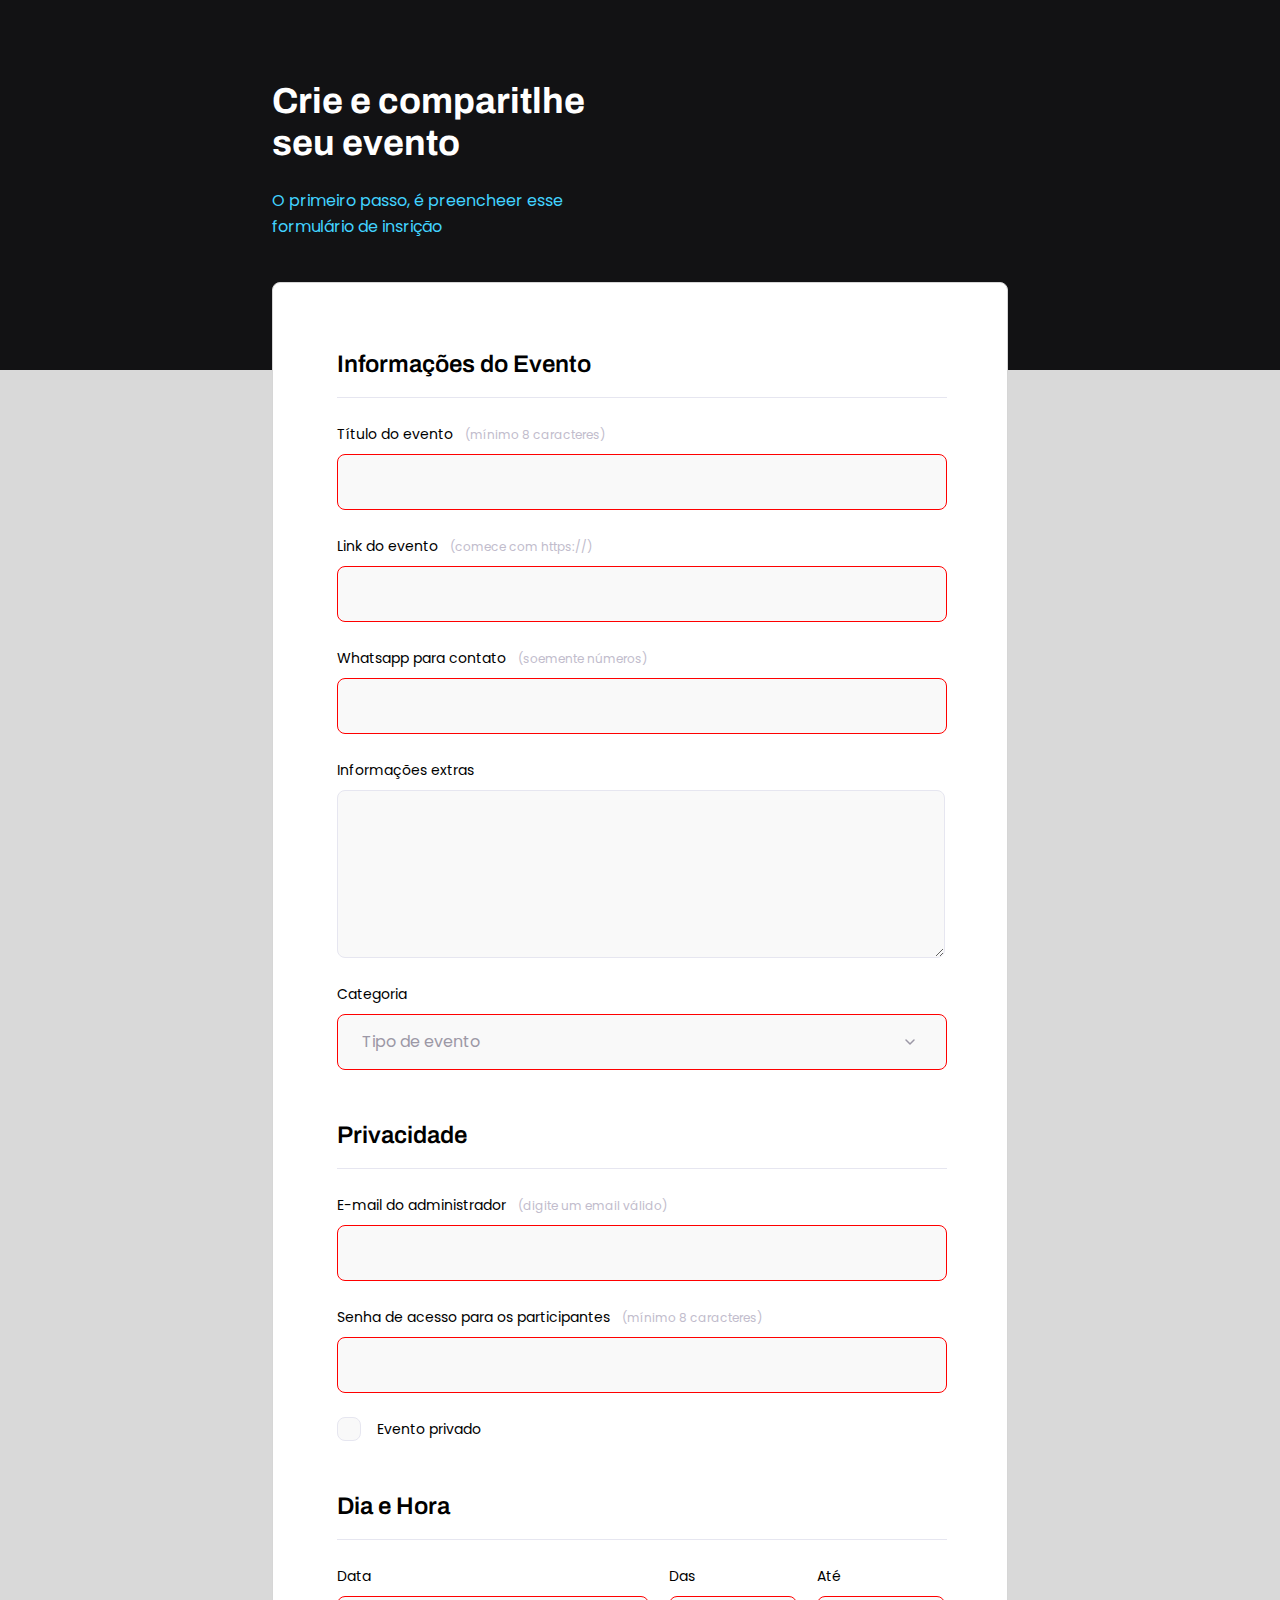
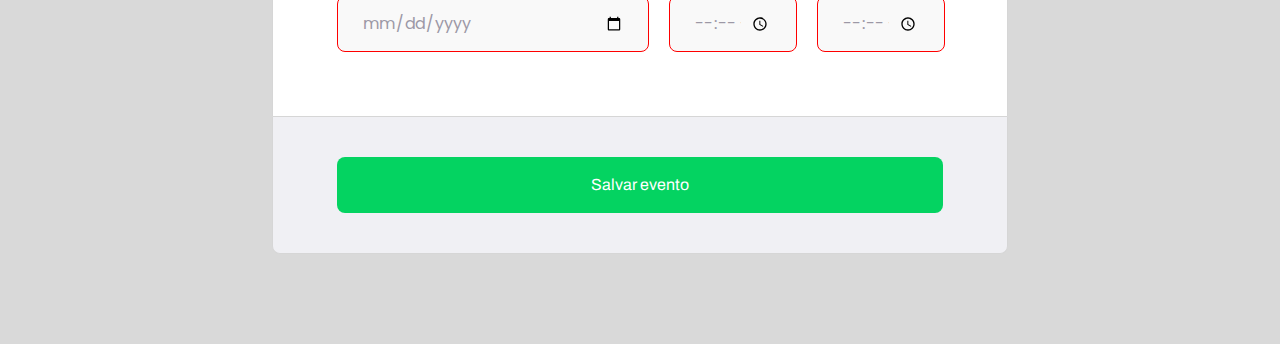
<file: Porjeto03-stage01/index.html>
<!DOCTYPE html>
<html lang="pt-br">
<head>
	<link rel="preconnect" href="https://fonts.googleapis.com">
	<link rel="preconnect" href="https://fonts.gstatic.com" crossorigin>

  <meta charset="UTF-8">
  <meta http-equiv="X-UA-Compatible" content="IE=edge">
  <meta name="viewport" content="width=device-width, initial-scale=1.0">
  <title>Document</title>

	<link href="https://fonts.googleapis.com/css2?family=Archivo:wght@600;700&family=Poppins&display=swap" rel="stylesheet">

  <link rel="stylesheet" href="./style.css">
</head>
<body>
	<div class="rectangle"></div>

	<header>
		<h1>
			Crie e comparitlhe <br> seu evento
		</h1>

		<p>
			O primeiro passo, é preencheer esse <br> formulário de insrição
		</p>
	</header>

	<form id="my-form">
		<fieldset>
			<div id="eventInfo">
				<legend>Informações do Evento</legend>

				<div class="inputWrapper">
					<label for="eventTitle">Título do evento<span>(mínimo 8 caracteres)</span></label>
					<input id="eventTitle" minlength="8" type="textLabel" required>
				</div>		

				<div class="inputWrapper">
					<label for="eventLink">Link do evento<span>(comece com https://)</span></label>
					<input id="eventLink" type="url"  pattern="https?://.+" title="Include http://" required>
				</div>

				<div class="inputWrapper">
					<label for="whatsapp">Whatsapp para contato<span>(soemente números)</span></label>
					<input id="whatsapp" type="tel" pattern="(?=.*[0-9]).{2}([9+])(?=.*[0-9]).{8}" required>
				</div>

				<div class="inputWrapper">
					<label for="eventTitle">Informações extras</label>
					<textarea name="extraInfo"></textarea>
				</div>

				<div class="inputWrapper">
					<label for="category">Categoria</label>
					<select id="category" required>
						<option class="placeHolder" value="" disabled selected>Tipo de evento</option>
						<option class="options" value="party">Festa</option>
						<option class="options" value="picnic">Piquinique</option>
						<option class="options" value="tour">Passeio</option>
						<option class="options" value="music-show">Show de música</option>
						<option class="options" value="mentorship">Mentoria</option>
					</select>
				</div>

			</div>

			<div id="privacy">
				<legend>Privacidade</legend>

				<div class="inputWrapper">
					<label for="adminE-mail">E-mail do administrador<span>(digite um email válido)</span></label>
					<input id="adminE-mail" type="email" pattern="[a-z0-9._%+-]+@[a-z0-9.-]+\.[a-z]{2,}$" required>
				</div>

				<div class="inputWrapper">
					<label for="eventPassword">Senha de acesso para os participantes<span>(mínimo 8 caracteres)</span></label>
					<input id="eventPassword" minlength="8" type="password" required>
				</div>


				<div id="checkboxWrapper">
					<input  type="checkbox"  id="privCheckbox" required>
					<label id="privCheckboxLabel" for="checkbox">Evento privado</label>
				</div>
			</div>

			<div id="dayAndTime">
				<legend>Dia e Hora</legend>
				<div id="dayAndTimeWrapper">
					<div class="inputWrapper">
						<label for="day">Data</label>
						<input id="day" type="date" required >
					</div>
					
					<div class="inputWrapper">
						<label for="begin">Das</label>
						<input id="begin" type="time" required>
					</div>

					<div class="inputWrapper">
						<label for="end">Até</label>
						<input id="end" type="time" required>
					</div>
				</div>
			</div>
		</fieldset>
	</form>

	<footer>
		<input id="submit" form="my-form" type="submit" value="Salvar evento">
	</footer>

</body>
</html>
</file>
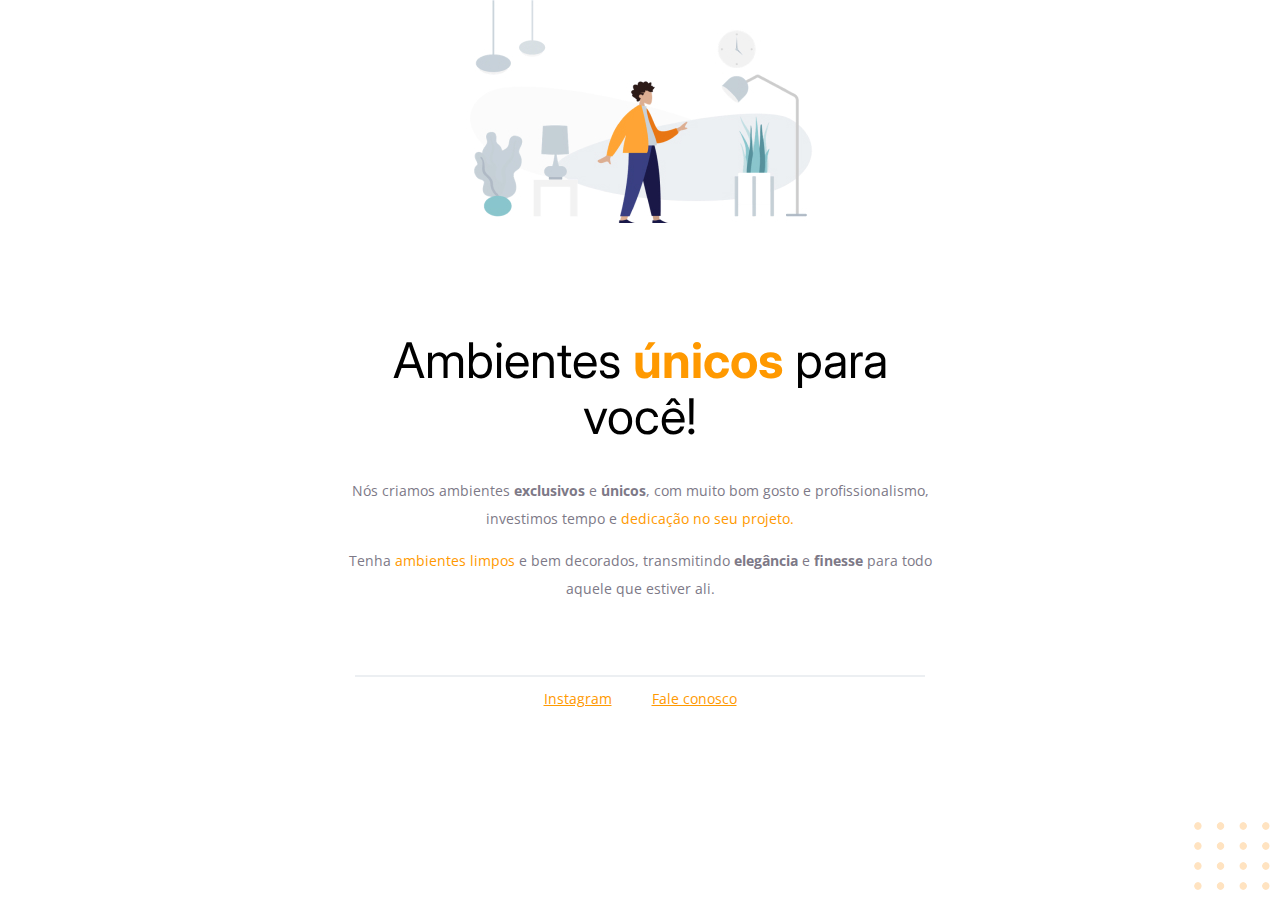
<file: Projeto01/index.html>
<!DOCTYPE html>
<html lang="pt-br">
<head>
    <meta charset="UTF-8">
    <meta name="viewport" content="width=device-width, initial-scale=1.0">
    <title>Móveis customizados</title>

		<link rel="preconnect" href="https://fonts.googleapis.com">
		<link rel="preconnect" href="https://fonts.gstatic.com" crossorigin>
		<link href="https://fonts.googleapis.com/css2?family=Inter:wght@400;700&family=Open+Sans:wght@400;700&display=swap" rel="stylesheet">


		<link rel="stylesheet" href="./style.css">
</head>
<body>
    <div id="hero">
      <img id="person" 
				src="./images/img1.jpg" 
				alt="Desenho de uma pessoa vestindo uma camisa alaranjada em uma sala com móveis"
				>

			<header>
				<h1>
					Ambientes <span>únicos</span> para você!
				</h1>

				<p>
					Nós criamos ambientes <strong>exclusivos</strong> e <strong>únicos</strong>, com muito bom gosto e profissionalismo, investimos tempo e <span>dedicação no seu projeto.</span> 
				</p>

				<p>
						Tenha <span>ambientes limpos</span>  e bem decorados, transmitindo <strong>elegância</strong> e <strong>finesse</strong> para todo aquele que estiver ali.
				</p>
				
			</header>


    </div>
	<footer>
		<div id="line"></div>

		<a target="_blank" href="https://instagram.com/moveisparavoce">Instagram</a>
		<a href="mailto:contato@moveisparavoce.com">Fale conosco</a>
	</footer>

	 <img id="balls" 
		src="./images/balls.svg"
		alt="16 bolinhas alaranjadas no caonto direito inferior da tela"
		>

</body>
</html>
</file>
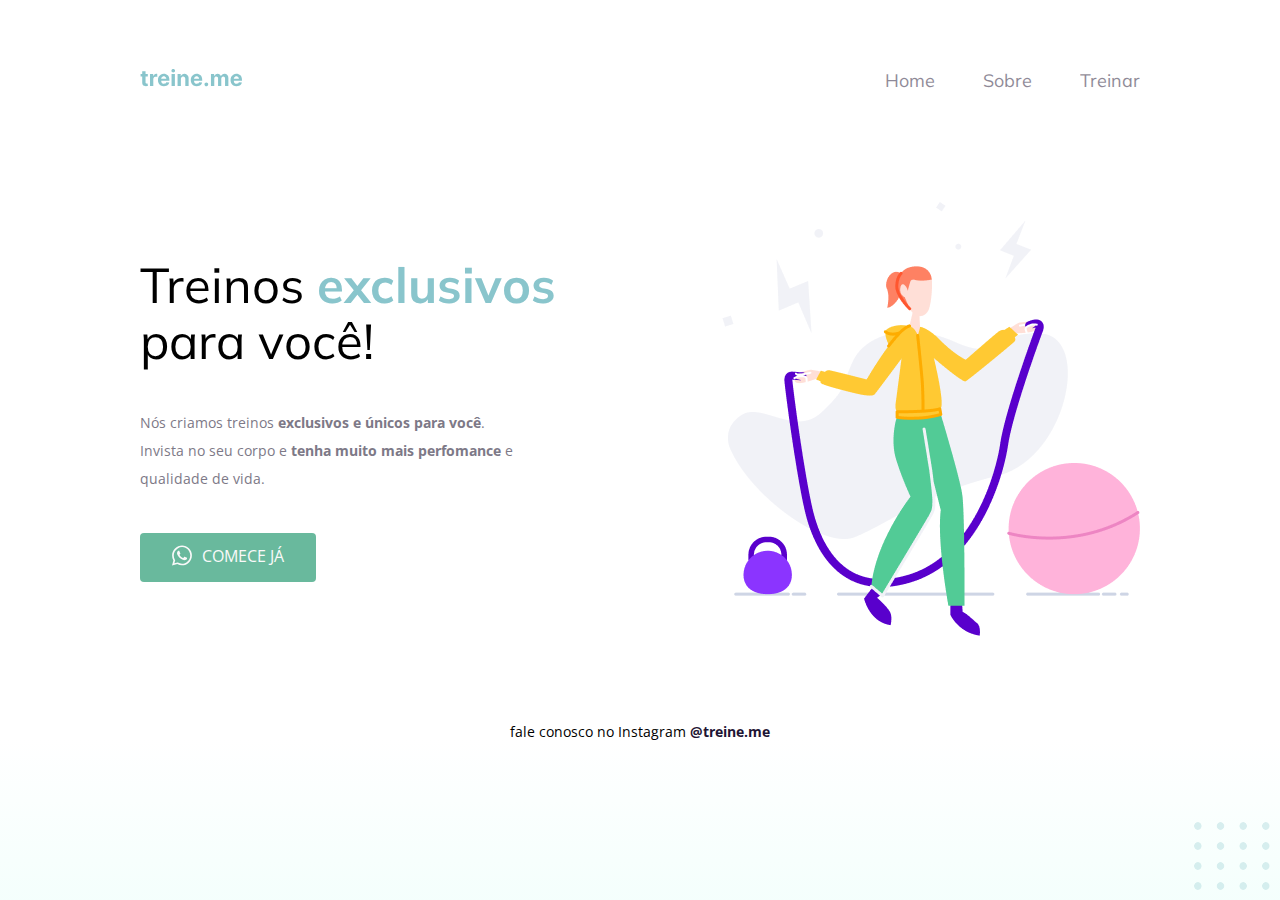
<file: Projeto02/index.html>
<!DOCTYPE html>
<html lang="pt-br">
	<head>
	<link rel="preconnect" href="https://fonts.googleapis.com">
	<link rel="preconnect" href="https://fonts.gstatic.com" crossorigin>

	<meta charset="UTF-8">
	<meta http-equiv="X-UA-Compatible" content="IE=edge">
	<meta name="viewport" content="width=device-width, initial-scale=1.0">
	<title>Treine me</title>

	<link href="https://fonts.googleapis.com/css2?family=Mulish:wght@400;700&family=Open+Sans:wght@400;700&display=swap" rel="stylesheet">

	<link rel="stylesheet" href="./style.css">
</head>
<body>
	<div class="page">

		<nav>
			<a id="logo" href="#">
				<img src="./images/logo.svg" alt="Treine.me">
			</a>

				<ul> 
					<li><a href= "#">Home</a></li>
					<li><a href= "#">Sobre</a></li>
					<li><a href= "#">Treinar</a></li>
				</ul>
		</nav>

		<main>
			<section class="text">
				<h1>Treinos <span>exclusivos</span> <br> para você!</h1>
				
				<p>
					Nós criamos treinos <strong>exclusivos e únicos para você</strong>.
				</br>
					Invista no seu corpo e <strong>tenha muito mais perfomance</strong> e <br> qualidade de vida.
				</p>

				<button>
					<img src="./images/whatsapp.svg" alt="Logo WhatsApp">
	
					COMECE JÁ
				</button>
			</section>

			<img src="./images/img.png" alt="Desenho de uma pessoa pulando corda em uma academia">
		</main>

		<footer>
			<p>
				fale conosco no Instagram
				<a target="_blank" href="https://instagram.com">@treine.me</a>
			</p>
		</footer>

		<img id="balls" src="./images/balls.svg" alt="Bolinhas esverdeadas no canto inferior direito da página">
	</div>
</body>
</html>
</file>
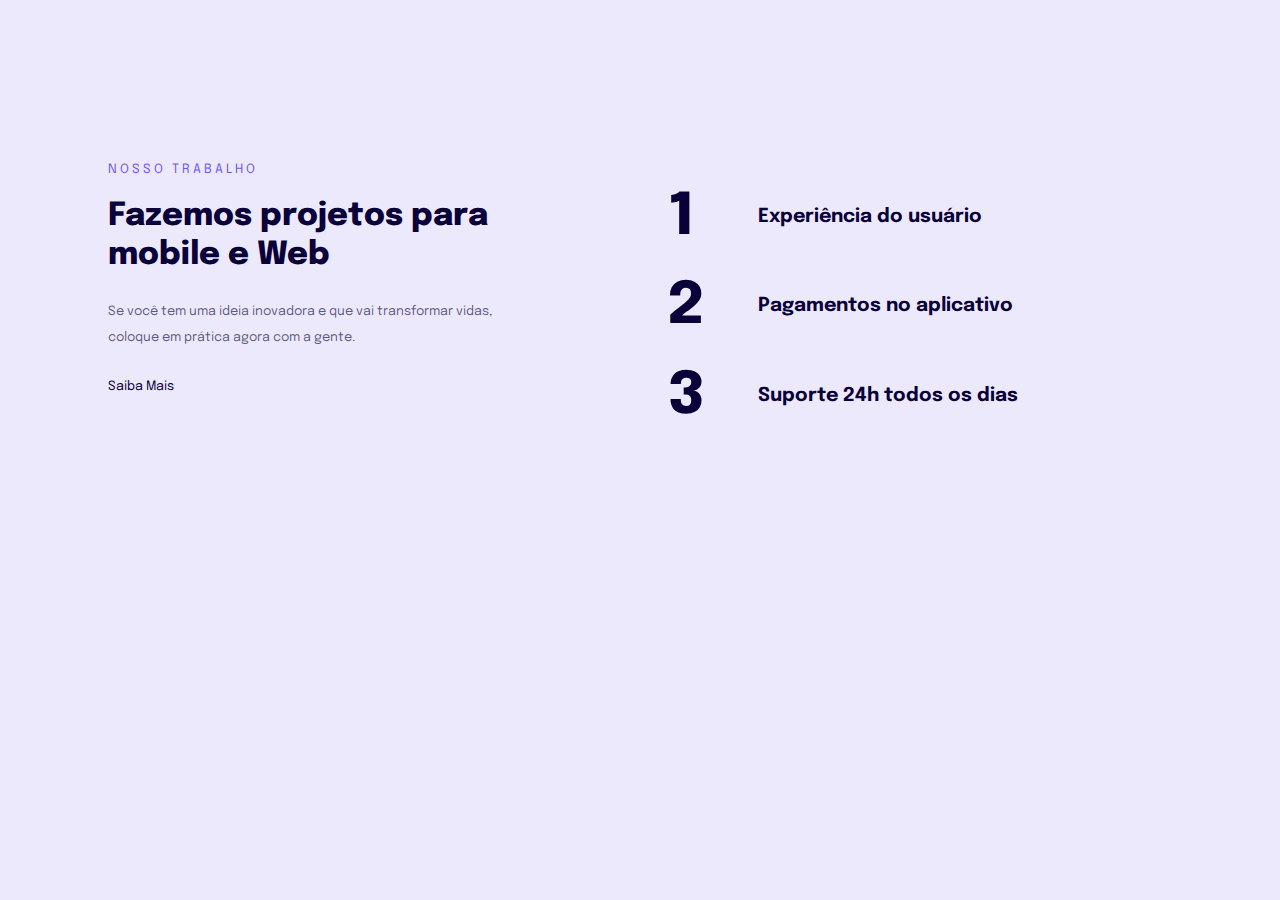
<file: Projeto03-stage02/index.html>
<!DOCTYPE html>
<html lang="pt-br">
  <head>
  <link rel="preconnect" href="https://fonts.googleapis.com">
  <link rel="preconnect" href="https://fonts.gstatic.com" crossorigin>
  
  <meta charset="UTF-8">
  <meta http-equiv="X-UA-Compatible" content="IE=edge">
  <meta name="viewport" content="width=device-width, initial-scale=1.0">
  <title>Introdução à Responsavidade</title>
  
  <link href="https://fonts.googleapis.com/css2?family=Epilogue:wght@400;700;800&display=swap" rel="stylesheet">

  <link rel="stylesheet" href="./style.css">
</head>
<body>
  <main>
    <div>
      <h5>
        Nosso trabalho
      </h5>
      
      <h3>
        Fazemos projetos para mobile e Web
      </h3>
      
      <p>
        Se você tem uma ideia inovadora e que vai transformar vidas, coloque em prática agora com a gente.
      </p>
      
      <a>Saiba Mais</a>
    </div>
    
    <ul>
      <li>
        <h1>
          1
        </h1>
        <h4>
          Experiência do usuário
        </h4>
      </li>
      <li>
        <h1>
          2
        </h1>
        <h4>
          Pagamentos no aplicativo
        </h4>
      </li>
      <li>
        <h1>
          3
        </h1>
        <h4>
          Suporte 24h todos os dias
        </h4>
      </li>
    </ul>
  </main>
</body>
</html>
</file>
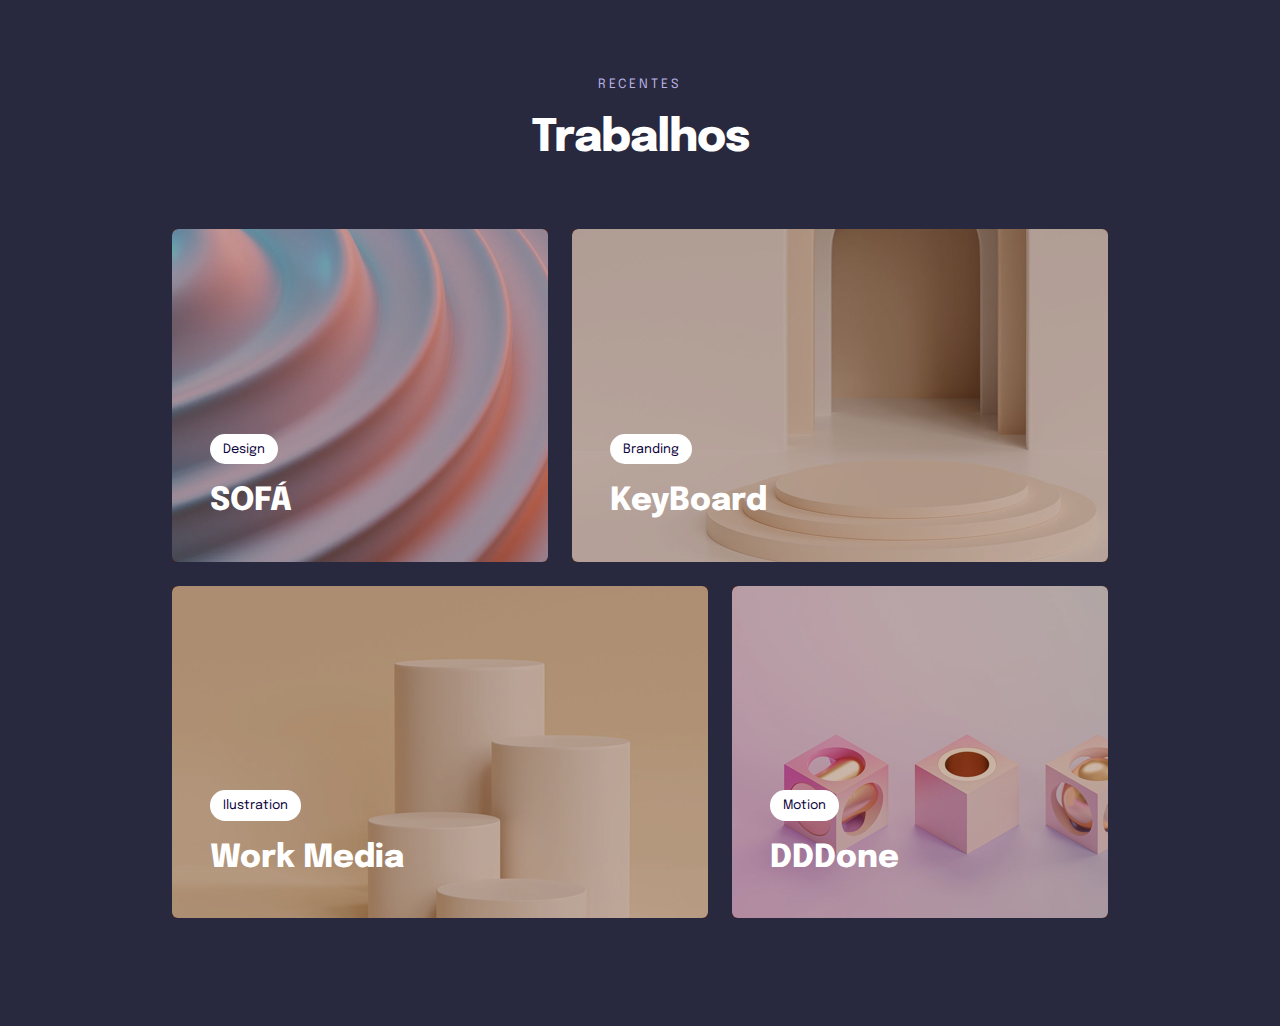
<file: Projeto03-stage03/index.html>
<!DOCTYPE html>
<html lang="pt-br">
<head>
  <link rel="preconnect" href="https://fonts.googleapis.com">
  <link rel="preconnect" href="https://fonts.gstatic.com" crossorigin>
 
  <meta charset="UTF-8">
  <meta http-equiv="X-UA-Compatible" content="IE=edge">
  <meta name="viewport" content="width=device-width, initial-scale=1.0">
  <title>Document</title>

  <link href="https://fonts.googleapis.com/css2?family=Epilogue:wght@400;700;800&display=swap" rel="stylesheet">

  <link rel="stylesheet" href="./style.css">
</head>
<body>
  <div id="text">
    <h5>Recentes</h5>

    <h2>Trabalhos</h2>
  </div>

  <div class="images">
  <div id="images_row_1">
    <div id="design">
      <div class="overlay_small"></div>
      <div class="tag">
        <button>
          Design
        </button>
  
        <h3>Sofá</h3>
      </div>
    </div>

    <div id="branding">
      <div class="overlay_big"></div>
      <div class="tag">
        <button>
          Branding
        </button>
  
        <h3>KeyBoard</h3>
      </div>
      
    </div>
  </div>

  <div id="images_row_2">
    <div id="ilustration">
      <div class="overlay_big"></div>
      <div class="tag">
        <button>
          Ilustration
        </button>
  
        <h3>Work Media</h3>
      </div>
    </div>
  
    <div id="motion">
      <div class="overlay_small"></div>
      <div class="tag">
        <button>
          Motion
        </button>
  
        <h3>DDDone</h3>
      </div>
    </div>
  </div>
</div>
</body>
</html>
</file>
<file: Porjeto03-stage01/style.css>
* {
	margin: 0;
	padding: 0;
	box-sizing: border-box;
}

body {
	background-color: #D9D9D9;
	margin: 0;

	font-size: 16px;
	line-height: 26px;
	font-family: 'Poppins', sans-serif;
}

.rectangle {
	background-color: #121214;

	width: 100%;
	height: 370px;

	top: 0;
	left: 0;

	position: absolute;
	z-index: -1;
}

header {
	margin: 80px auto 42px;
	width: 736px;
	height: 160px;
}

header h1 {
	margin-top: 0;
	margin-bottom: 24px;

	color: #FFF;
	font-size: 36px;
	line-height: 42px;
	font-family: 'Archivo', sans-serif;
}

header p {
	color: #42D3FF;
}

form {
	background: #FFF;

	border-radius: 8px 8px 0 0;
	border: 1px solid #D6D6D6;

	width: 736px;
	min-height: 900px;
	margin: 42px auto 0;
	padding: 64px;

	display: flex;
	flex-direction: column;
	align-items: flex-start;
}

fieldset {
	border: none;

	gap: 48px;
	display: flex;
	flex-direction: column;
}

#eventInfo, #privacy {
	display: flex;
	flex-direction: column;
	align-items: flex-start;
	
	padding: 0;
	gap: 24px;
} 

.inputWrapper {
	display: flex;
	flex-direction: column;
}

legend {
	font-size: 24px;
	line-height: 34px;
	font-family: 'Archivo', sans-serif;
	font-weight: 600;

	border-bottom: 1px solid #E6E6F0;
	
	padding-bottom: 16px;
	width: 610px;
}

label {
	font-size: 14px;
	line-height: 24px;


	margin-bottom: 8px;
}

label span {
	color: #C1BCCC;
	font-size: 12px;
	line-height: 20px;

	margin-left: 12px;
}

label span:hover {
	color: #716F78;
}

input, textarea, select {
	background-color: #F9F9F9;
	
	box-sizing: border-box;
	border: 1px solid #E6E6F0;
	border-radius: 8px;

	width: 610px;
	height: 56px;
	padding: 0 24px;

	font-family: 'Poppins', sans-serif;
	font-size: 16px;
	line-height: 26px;
	color: #9C98A6;
}

textarea {
	height: 168px;
	width: 608px;
}

select {
	appearance: none;
	-webkit-appearnce: none;

	background-image: url("data:image/svg+xml,%3Csvg width='24' height='24' viewBox='0 0 24 24' fill='none' xmlns='http://www.w3.org/2000/svg'%3E%3Cg clip-path='url(%23clip0_1_54)'%3E%3Cpath d='M8 10L12 14L16 10' stroke='%239C98A6' stroke-width='1.5' stroke-linecap='round' stroke-linejoin='round'/%3E%3C/g%3E%3Cdefs%3E%3CclipPath id='clip0_1_54'%3E%3Crect width='24' height='24' fill='white'/%3E%3C/clipPath%3E%3C/defs%3E%3C/svg%3E%0A");
	background-repeat: no-repeat;
	background-position: right 24px top 50%;
}

.options {
	color: #000;
}

#privCheckbox {
	appearance: none;
	
	height: 24px;
	width: 24px;
	padding: 0;
	
	border: 1px solid #E6E6F0;
	border-radius: 8px;
	background: #F9F9F9;
}

#privCheckbox:checked {
	background-image: url("data:image/svg+xml,%3Csvg width='18' height='14' viewBox='0 0 18 14' fill='none' xmlns='http://www.w3.org/2000/svg'%3E%3Cpath d='M6 11.17L1.83 7L0.410004 8.41L6 14L18 2L16.59 0.589996L6 11.17Z' fill='%2342D3FF'/%3E%3C/svg%3E%0A");
	background-repeat: no-repeat;
	background-position: center;
	
	border-radius: 8px;
}

#privCheckboxLabel {
	margin: 0;
}

#checkboxWrapper {
	display: flex;
	flex-direction: row;
	align-items: center;

	padding: 0px;
	gap: 16px;
	width: 608px;
	height: 24px;
}

#dayAndTime {
	display: flex;
	flex-direction: column;
	align-items: flex start;
	
	padding: 0;
	gap: 24px;
} 

#dayAndTimeWrapper {
	display: flex;
	flex-direction: row;
	align-items: flex-start;

	padding: 0px;
	gap: 20px;
}

#day {
	height: 56px;
	width: 312px;
}

#begin, #end {
	height: 56px;
	width: 128px;
}

footer {
	background: #F0F0F4;

	border-radius: 0 0 8px 8px;
	border: 1px solid #D6D6D6;
	border-top: none;

	width: 736px;
	padding: 40px 64px;
	margin: 0 auto 90px;

	display: flex; 
	justify-content: center;
}

#submit {
	appearance: none;

	background: #04D361;
	color: #FFF;

	border: none;
	border-radius: 8px;

	align-items: center;
	padding: 15px 40px;
	gap: 10px;
	width: 608px;
	height: 56px;

	font-size: 16px;
	line-height: 26px;
	font-family: 'Archivo', sans-serif;
}

#submit:hover {
	cursor: pointer;
	background-color: #01b753;
}

input:invalid, select:invalid {
	border: 1px solid red;
}
</file>
<file: Projeto01/style.css>
body {
  font-family: 'Open Sans', sans-serif;

  text-align: center;

  margin: 0;
}

#hero {
  width: 593px;
  margin: 0 auto 72px;
}

#hero img {
  margin-bottom: 72px;
}

h1 {
	font-family: 'Inter', sans-serif;
  font-weight: normal;
  font-size: 49px;
  line-height: 56px;

  margin-bottom: 32px;
}

h1 span {
  font-weight: bold;
}

p, footer {
  color: #7D7987;
  font-size: 14px;
  line-height: 28px
}

span, a {
  color: #FF9900;
}

footer a + a {
margin-left: 36px;
}

#line {
  width: 568px;
  height: 0px;
  
  margin: 0 auto 8px;

  border: 1px solid #ECEFF2;
}

#balls {
  position: fixed;
  bottom: 0;
  right: 0;
}
</file>
<file: Projeto02/style.css>
body {
	margin: 0;
	font-family: 'Open Sans', sans-serif;

	background: linear-gradient(180deg, rgba(227, 255, 248, 0) 82.08%, rgba(227, 255, 248, 0.38) 100%);

	min-height: 100vh;
}

.page {
	width: 1000px;
	margin: 0 auto;
	padding-top: 65px;
}

nav {
	display: flex; 
	justify-content: space-between;
	align-items: center;

	margin-bottom: 106px;
}

ul {
	display: flex;
	gap: 48px;
	margin: 0;
	padding: 0;
	
	list-style: none;
	font-size: 18px;
	line-height: 23px;
	font-family: 'Mulish', sans-serif;
}

ul li a {
	opacity: 0.5;
}

ul li a:hover {
	font-weight: bold;
	opacity: 1;
}

a {
	color:  #1F1534;

	text-decoration: none;
}

main {
	display: flex;
	justify-content: space-between;
	align-items: center;
	margin-bottom: 82px;
}

h1 {
	color: #000;
	font-family: 'Mulish', sans-serif;
	font-size: 49px;
	line-height: 56px;
	font-weight: normal;

	margin-top: 0;
}

h1 span {
	color: #89C5CC;
	font-weight: bold;
}

section p {
	margin: 40px 0;

	color: #7D7987;
	font-size: 14px;
	line-height: 28px;
}

button {
	background-color: #69B99D;
	color: #F9F9F9;

	border-radius: 4px;
	border: 0;
	padding: 12px 32px 15px;

	display: flex;
	align-items: center;
	justify-content: center;
	gap: 10px;

	font-family: 'Open Sans', sans-serif;
	font-size: 16px;
	line-height: 22px;

	cursor: pointer;
}

button:hover{
	background-color: #4EA788;
}

footer {
	text-align: center;
	color: #000;
	font-size: 14px;
	line-height: 28px;
}

footer a {
	font-weight: bold;
}

footer a:hover {
	color: #55515e;
}

#balls {
	position: fixed;
	bottom: 0;
	right: 0;
}
</file>
<file: Projeto03-stage02/style.css>
* {
  margin: 0;
  padding: 0;
}

:root {
  font-size: 50%;
}

body {
  background-color: #ECE9FD;

  color: #090039;
  font-family: 'Epilogue', sans-serif;
  font-weight: 400;

  min-width: 27.8rem;

  padding: 16.0rem 13.5rem 18.0rem;
}

main {
  max-width: 33.0rem;
  margin: 0;
}

h5 {
  color: #7158EF;

  font-size: 1.6rem;
  line-height: 3.2rem;
  font-weight: 400;

  letter-spacing: 3px;
  text-transform: uppercase;

  padding-bottom: 2.0rem;
}

h3 {
  font-weight: 800;
  font-size: 4.0rem;
  line-height: 4.8rem;
}

p {
  color: #0A0039A3;
  font-size: 1.6rem;
  line-height: 3.2rem;
  font-weight: 400;

  padding: 3.0rem 0;
}

a {
  text-decoration: none;
  font-size: 1.6rem;
  line-height: 3.2rem;
}

a:hover {
  color: #7158EF;
}

ul li {
  display: flex;
  align-items: center;

  gap: 3.6rem;

  max-width: 25.7rem;
  padding-top: 7.2rem;

  list-style: none;
}

li + li {
  padding-top: 3.2rem;
}

h1 {
  font-weight: 800;
  font-size: 7.2rem;
  line-height: 8.0rem;
  letter-spacing: -2px;

  width: 4.6rem;
}

h4 {
  font-weight: 700;
  font-size: 2.4rem;
  line-height: 3.2rem;
}

@media (min-width: 570px) {
  body {
    min-width: 100rem;
  }

  main {
    max-width: 1200rem;
    
    display: flex;
    align-items: center;
    
    gap: 20rem;
  }

  div {
    width: 50rem;
    min-width: 30rem;
  }

  ul {
    width: 45rem;
  }

  ul li {
    width: 45rem;
    max-width: none;
    gap: 6.6rem;
  }
}

@media (max-width: 950px) {
  ul li {
    max-width: 32.0rem;
  }
}
</file>
<file: Projeto03-stage03/style.css>
* {
  margin: 0;
  padding: 0;

  box-sizing: border-box;
}

:root {
  font-size: 50%;
}

body {
  background-color: #28293E;

  padding: 13.5rem 15.0rem;
  padding-top: 9.0rem;
  min-width: none;

  display: flex;
  flex-direction: column;
  align-items: center;
  gap: 8.0rem;

  color: #FFF;
  font-family: 'Epilogue', sans-serif;
}

#text {
  text-align: center;
}

h5 {
  color: #BBB3E5;
  font-weight: 400;
  font-size: 1.6rem;
  line-height: 3.2rem;
  letter-spacing: 3px;
  text-transform: uppercase;
}

h2 {
  font-weight: 800;
  font-size: 5.6rem;
  line-height: 6.4rem;
  letter-spacing: -1px;

  margin-top: 2.0rem;
}

.images {
  display: flex;
  flex-direction: column;
  gap: 3.0rem;
}

#images_row_1 {
  display: flex;
  gap: 3.0rem;
}

#images_row_2 {
  display: flex;
  gap: 3.0rem;
}

#design {
  width: 47.0rem;
  height: 41.6rem;
  border-radius: 6px;

  display: flex;
  align-items: flex-end;

  text-transform: uppercase;

  background-image: url(./images/design.png);
}

#branding {
  width: 67.0rem;
  height: 41.6rem;
  border-radius: 6px;

  display: flex;
  align-items: flex-end;

  background-image: url(./images/branding.png);
}

#ilustration {
  width: 67.0rem;
  height: 41.6rem;
  border-radius: 6px;

  display: flex;
  align-items: flex-end;

  background-image: url(./images/ilustration.png);
}

#motion {
  width: 47.0rem;
  height: 41.6rem;
  border-radius: 6px;

  display: flex;
  align-items: flex-end;

  background-image: url(./images/motion.png);
}

.overlay_small {
  background-color: #5C2000;

  position: absolute;

  z-index: 1;

  opacity: 0.32;
  width: 47.0rem;
  height: 41.6rem;
}

.overlay_small:hover {
  background-color: transparent;
}

.overlay_big {
  background-color: #5C2000;

  position: absolute;

  z-index: 1;

  opacity: 0.32;
  width: 67.0rem;
  height: 41.6rem;
}

.overlay_big:hover {
  background-color: transparent;
}

.tag {
  display: flex;
  flex-direction: column;
  align-items: flex-start;
  gap: 2.4rem;

  position: absolute;

  padding-bottom: 5.0rem;
  padding-left: 4.8rem;
}

button {
  background-color: #FFF;

  border: none;
  border-radius: 1.9rem;
  padding: 3px 1.6rem;

  height: 3.8rem;

  z-index: 2;

  text-align: center;

  font-weight: 400;
  font-size: 1.6rem;
  line-height: 3.2rem;
  font-family: 'Epilogue', sans-serif;
  color: #090039;
}

button:hover {
  background-color: #b6b6b6;
}

h3 {
  z-index: 2;

  font-weight: 800;
  font-size: 4.0rem;
  line-height: 4.8rem;
}

@media (max-width: 1200px) {
  body {
    max-width: 120.0rem;
    padding: 3.5rem 10.0rem;
    padding-top: 9.0rem;
  }

  #design, #branding, #ilustration, #motion, .overlay_small, .overlay_big {
    max-width: 40.0rem;
    min-width: 15.0rem;
  }
}

@media (max-width: 600px) {
  body {
    max-width: 72.0rem;
    min-width: 20.0rem;
    padding-left: 2.4rem;
    padding-right: 2.4rem;
  }

  #images_row_1, #images_row_2 {
    flex-direction: column;
  }

  #design, #branding, #ilustration, #motion, .overlay_small, .overlay_big {
    max-width: 32.0rem;
    min-width: 12.0rem;
  }
}
</file>
